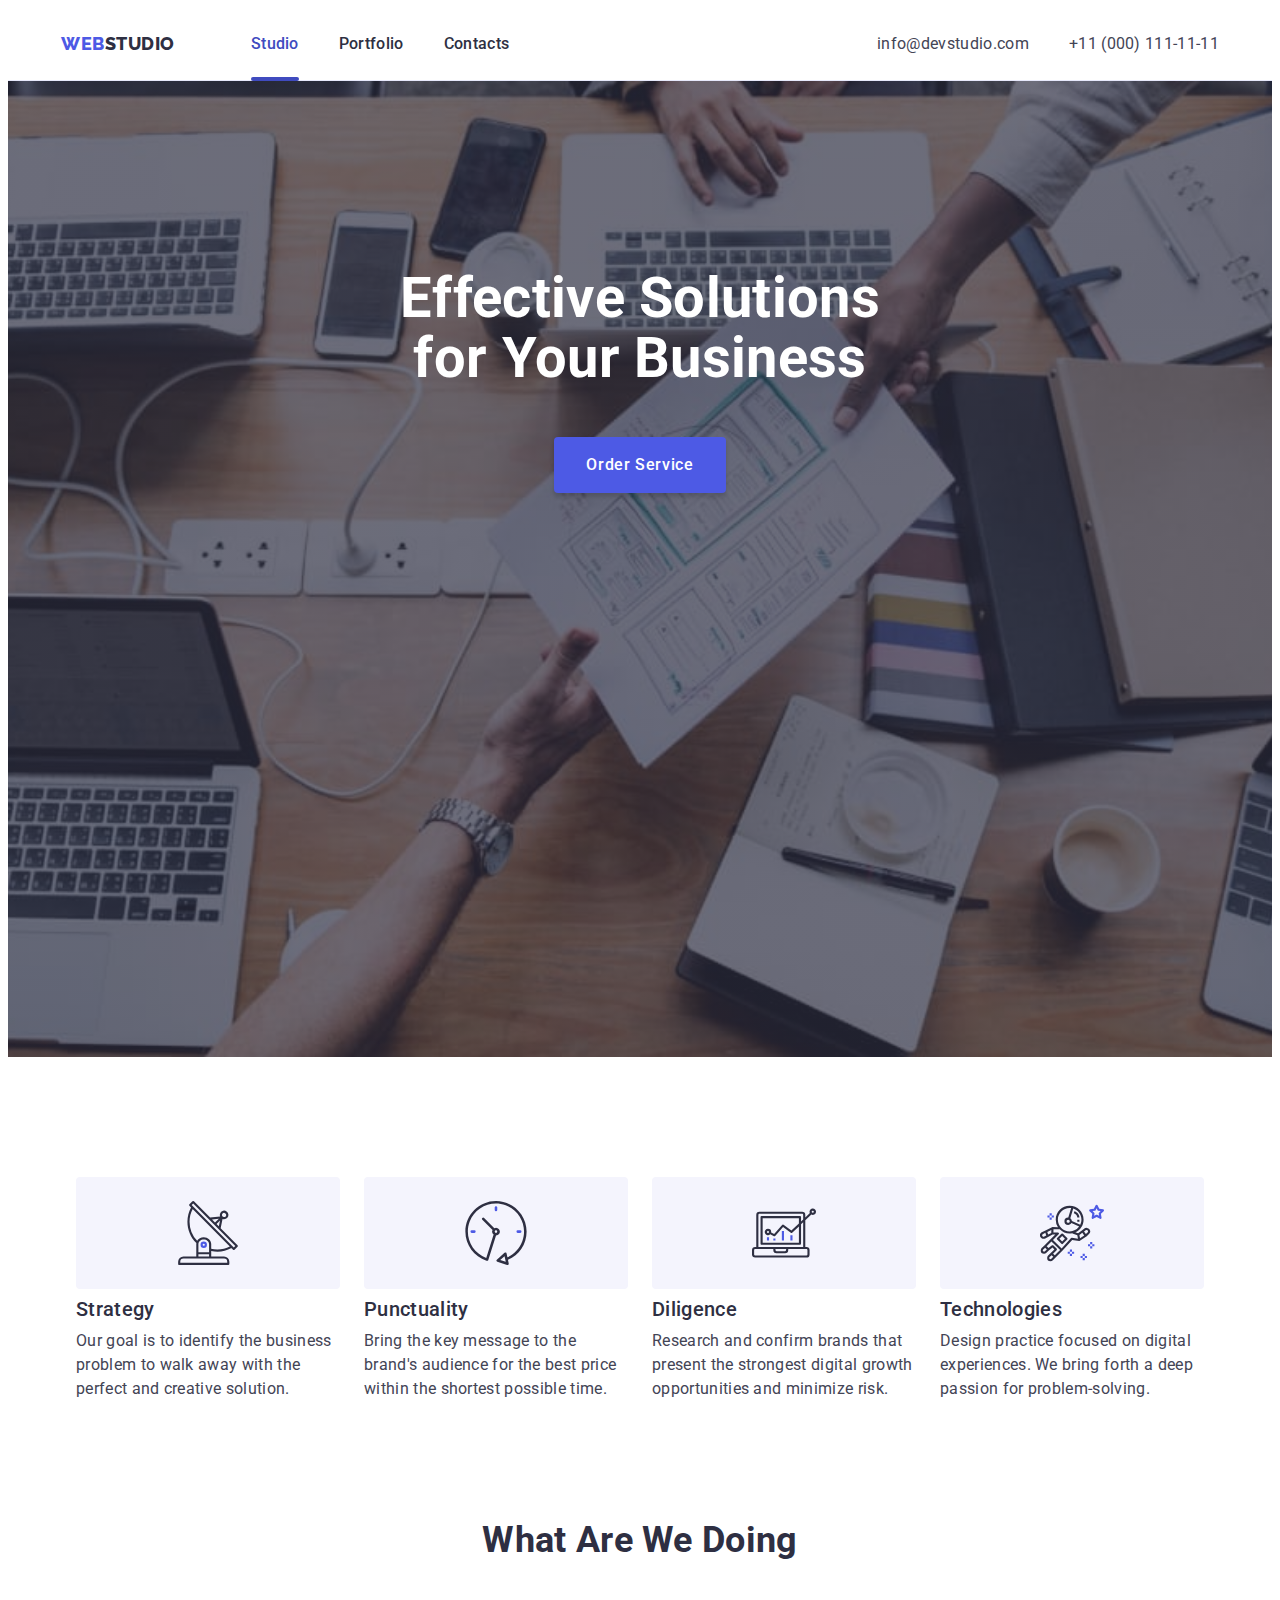
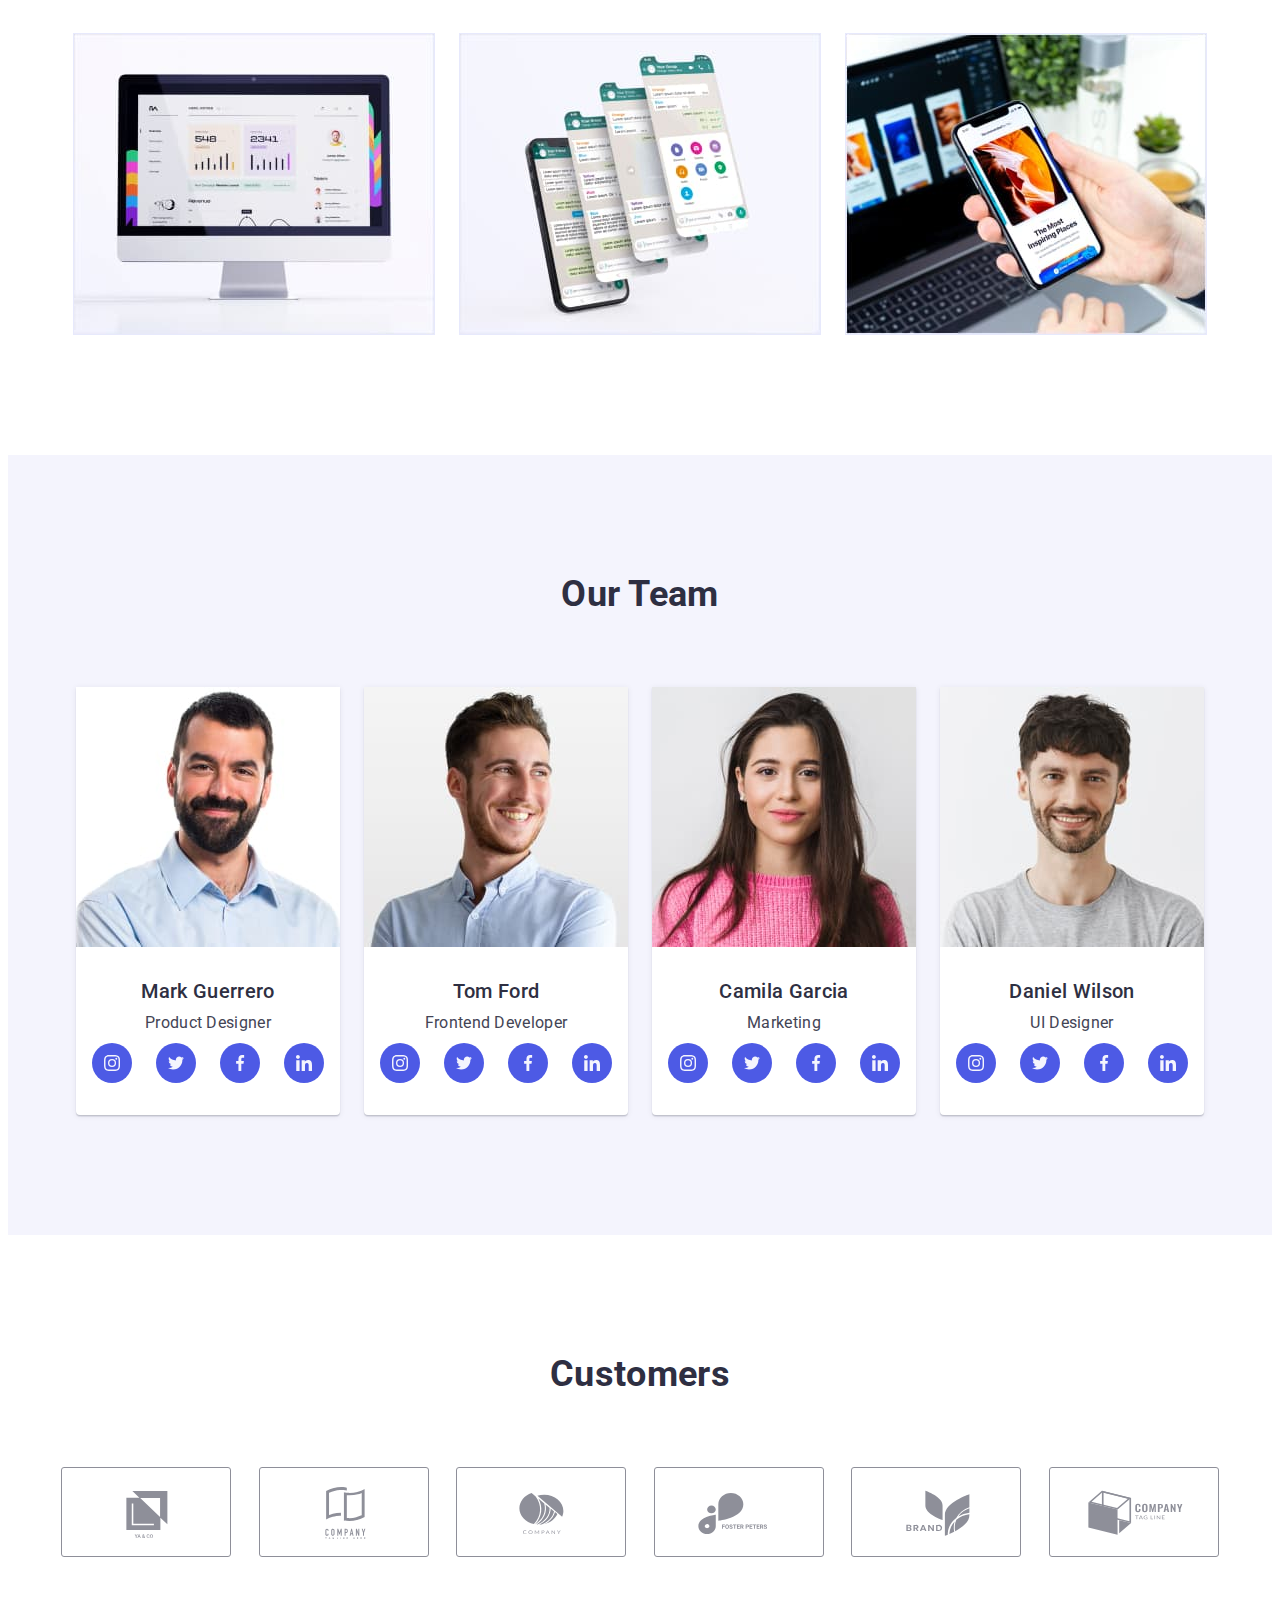
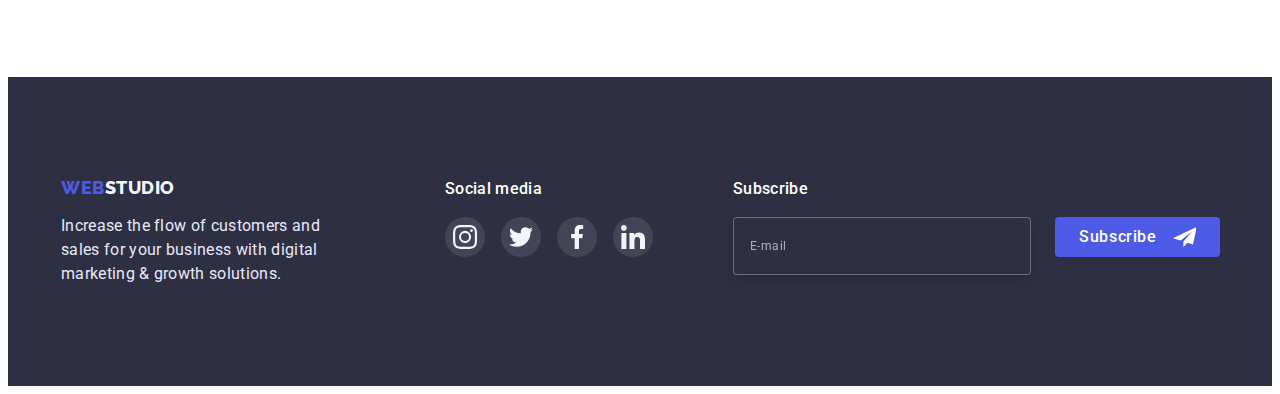
<file: index.html>
<!DOCTYPE html>
<html lang="en">
	<head>
		<meta charset="UTF-8" />
		<meta http-equiv="X-UA-Compatible" content="IE=edge" />
		<meta name="viewport" content="width=device-width, initial-scale=1.0" />

		<title>Studio_Module-6</title>

		<link rel="preconnect" href="https://fonts.googleapis.com" />
		<link rel="preconnect" href="https://fonts.gstatic.com" crossorigin />

		<link
			href="https://fonts.googleapis.com/css2?family=Raleway:wght@800&family=Roboto:wght@400;500;700&display=swap"
			rel="stylesheet"
		/>

		<link
			rel="stylesheet"
			href="https://cdnjs.cloudflare.com/ajax/libs/modern-normalize/1.1.0/modern-normalize.min.css"
			integrity="sha512-wpPYUAdjBVSE4KJnH1VR1HeZfpl1ub8YT/NKx4PuQ5NmX2tKuGu6U/JRp5y+Y8XG2tV+wKQpNHVUX03MfMFn9Q=="
			crossorigin="anonymous"
			referrerpolicy="no-referrer"
		/>

		<link rel="stylesheet" href="./CSS/style.css" />
	</head>

	<body>
		<header class="header-style">
			<div class="section-nav container">
				<nav class="nav-style">
					<a class="logo-style" href="./index.html">
						<span>WEB</span>
						STUDIO
					</a>
					<ul class="menu-list">
						<li class="menu-item">
							<a class="menu-link current" href="./index.html">Studio</a>
						</li>
						<li class="menu-item">
							<a class="menu-link" href="./portfolio.html">Portfolio</a>
						</li>
						<li class="menu-item">
							<a class="menu-link" href="">Contacts</a>
						</li>
					</ul>
				</nav>
				<ul class="contact-list">
					<li class="contact-item">
						<a class="contact-link" href="mailto:info@devstudio.com">info@devstudio.com</a>
					</li>
					<li class="contact-item">
						<a class="contact-link" href="tel:+110001111111">+11 (000) 111-11-11</a>
					</li>
				</ul>
			</div>
		</header>

		<main>
			<section class="hero section">
				<div class="section-hero container">
					<h1 class="hero-title">Effective Solutions for Your Business</h1>
					<button class="order-btn" type="button" data-modal-open>Order Service</button>
				</div>
			</section>

			<section class="principles section">
				<div class="principles-style container">
					<h2 class="visually-hidden">Features</h2>
					<ul class="principles-list">
						<li class="prinsiples-item">
							<div class="prinsiples-box">
								<svg class="prinsiples-icon">
									<use href="./image/sprite.svg#icon-antenna"></use>
								</svg>
							</div>
							<h3 class="principles-head">Strategy</h3>
							<p class="principles-text">
								Our goal is to identify the business problem to walk away with the perfect and creative solution.
							</p>
						</li>
						<li class="prinsiples-item">
							<div class="prinsiples-box">
								<svg class="prinsiples-icon">
									<use href="./image/sprite.svg#icon-clock"></use>
								</svg>
							</div>
							<h3 class="principles-head">Punctuality</h3>
							<p class="principles-text">
								Bring the key message to the brand's audience for the best price within the shortest possible time.
							</p>
						</li>
						<li class="prinsiples-item">
							<div class="prinsiples-box">
								<svg class="prinsiples-icon">
									<use href="./image/sprite.svg#icon-diagram"></use>
								</svg>
							</div>
							<h3 class="principles-head">Diligence</h3>
							<p class="principles-text">
								Research and confirm brands that present the strongest digital growth opportunities and minimize risk.
							</p>
						</li>
						<li class="prinsiples-item">
							<div class="prinsiples-box">
								<svg class="prinsiples-icon">
									<use href="./image/sprite.svg#icon-astronaut"></use>
								</svg>
							</div>
							<h3 class="principles-head">Technologies</h3>
							<p class="principles-text">
								Design practice focused on digital experiences. We bring forth a deep passion for problem-solving.
							</p>
						</li>
					</ul>
				</div>
			</section>

			<section class="product section">
				<div class="product-style container">
					<h2 class="product-title">What are we doing</h2>
					<ul class="product-list">
						<li class="product-item">
							<img class="product-image" src="./image/studio/activity/web.jpg" alt="Web" width="360" />
						</li>
						<li class="product-item">
							<img class="product-image" src="./image/studio/activity/mobile.jpg" alt="Mobile" width="360" />
						</li>
						<li class="product-item">
							<img class="product-image" src="./image/studio/activity/style.jpg" alt="Style" width="360" />
						</li>
					</ul>
				</div>
			</section>

			<section class="employer section">
				<div class="employer-style container">
					<h2 class="employer-title">Our Team</h2>
					<ul class="employer-list">
						<li class="employer-item">
							<img class="employer-image" src="./image/studio/team/mark.jpg" alt="Mark" width="264" />
							<div class="employer-content">
								<h3 class="employer-head">Mark Guerrero</h3>
								<p class="employer-text">Product Designer</p>
								<ul class="media-list">
									<li class="media-item">
										<a class="media-link" href="http://">
											<svg class="media-icon">
												<use href="./image/sprite.svg#icon-instagram"></use>
											</svg>
										</a>
									</li>
									<li class="media-item">
										<a class="media-link" href="http://">
											<svg class="media-icon">
												<use href="./image/sprite.svg#icon-twitter"></use>
											</svg>
										</a>
									</li>
									<li class="media-item">
										<a class="media-link" href="http://">
											<svg class="media-icon">
												<use href="./image/sprite.svg#icon-facebook"></use>
											</svg>
										</a>
									</li>
									<li class="media-item">
										<a class="media-link" href="http://">
											<svg class="media-icon">
												<use href="./image/sprite.svg#icon-linkedin"></use>
											</svg>
										</a>
									</li>
								</ul>
							</div>
						</li>
						<li class="employer-item">
							<img class="employer-image" src="./image/studio/team/tom.jpg" alt="Tom" width="264" />
							<div class="employer-content">
								<h3 class="employer-head">Tom Ford</h3>
								<p class="employer-text">Frontend Developer</p>
								<ul class="media-list">
									<li class="media-item">
										<a class="media-link" href="http://">
											<svg class="media-icon">
												<use href="./image/sprite.svg#icon-instagram"></use>
											</svg>
										</a>
									</li>
									<li class="media-item">
										<a class="media-link" href="http://">
											<svg class="media-icon">
												<use href="./image/sprite.svg#icon-twitter"></use>
											</svg>
										</a>
									</li>
									<li class="media-item">
										<a class="media-link" href="http://">
											<svg class="media-icon">
												<use href="./image/sprite.svg#icon-facebook"></use>
											</svg>
										</a>
									</li>
									<li class="media-item">
										<a class="media-link" href="http://">
											<svg class="media-icon">
												<use href="./image/sprite.svg#icon-linkedin"></use>
											</svg>
										</a>
									</li>
								</ul>
							</div>
						</li>
						<li class="employer-item">
							<img class="employer-image" src="./image/studio/team/camila.jpg" alt="Camila" width="264" />
							<div class="employer-content">
								<h3 class="employer-head">Camila Garcia</h3>
								<p class="employer-text">Marketing</p>
								<ul class="media-list">
									<li class="media-item">
										<a class="media-link" href="http://">
											<svg class="media-icon">
												<use href="./image/sprite.svg#icon-instagram"></use>
											</svg>
										</a>
									</li>
									<li class="media-item">
										<a class="media-link" href="http://">
											<svg class="media-icon">
												<use href="./image/sprite.svg#icon-twitter"></use>
											</svg>
										</a>
									</li>
									<li class="media-item">
										<a class="media-link" href="http://">
											<svg class="media-icon">
												<use href="./image/sprite.svg#icon-facebook"></use>
											</svg>
										</a>
									</li>
									<li class="media-item">
										<a class="media-link" href="http://">
											<svg class="media-icon">
												<use href="./image/sprite.svg#icon-linkedin"></use>
											</svg>
										</a>
									</li>
								</ul>
							</div>
						</li>
						<li class="employer-item">
							<img class="employer-image" src="./image/studio/team/daniel.jpg" alt="Daniel" width="264" />
							<div class="employer-content">
								<h3 class="employer-head">Daniel Wilson</h3>
								<p class="employer-text">UI Designer</p>
								<ul class="media-list">
									<li class="media-item">
										<a class="media-link" href="http://">
											<svg class="media-icon">
												<use href="./image/sprite.svg#icon-instagram"></use>
											</svg>
										</a>
									</li>
									<li class="media-item">
										<a class="media-link" href="http://">
											<svg class="media-icon">
												<use href="./image/sprite.svg#icon-twitter"></use>
											</svg>
										</a>
									</li>
									<li class="media-item">
										<a class="media-link" href="http://">
											<svg class="media-icon">
												<use href="./image/sprite.svg#icon-facebook"></use>
											</svg>
										</a>
									</li>
									<li class="media-item">
										<a class="media-link" href="http://">
											<svg class="media-icon">
												<use href="./image/sprite.svg#icon-linkedin"></use>
											</svg>
										</a>
									</li>
								</ul>
							</div>
						</li>
					</ul>
				</div>
			</section>

			<section class="customer section">
				<div class="customer-style container">
					<h2 class="customer-title">Customers</h2>
					<ul class="customer-list">
						<li class="customer-item">
							<a class="customer-link" href="">
								<svg class="customer-icon">
									<use href="./image/sprite.svg#icon-ya"></use>
								</svg>
							</a>
						</li>
						<li class="customer-item">
							<a class="customer-link" href="">
								<svg class="customer-icon">
									<use href="./image/sprite.svg#icon-here"></use>
								</svg>
							</a>
						</li>
						<li class="customer-item">
							<a class="customer-link" href="">
								<svg class="customer-icon">
									<use href="./image/sprite.svg#icon-company"></use>
								</svg>
							</a>
						</li>
						<li class="customer-item">
							<a class="customer-link" href="">
								<svg class="customer-icon">
									<use href="./image/sprite.svg#icon-foster"></use>
								</svg>
							</a>
						</li>
						<li class="customer-item">
							<a class="customer-link" href="">
								<svg class="customer-icon">
									<use href="./image/sprite.svg#icon-brand"></use>
								</svg>
							</a>
						</li>
						<li class="customer-item">
							<a class="customer-link" href="">
								<svg class="customer-icon">
									<use href="./image/sprite.svg#icon-line"></use>
								</svg>
							</a>
						</li>
					</ul>
				</div>
			</section>
		</main>

		<footer class="footer-style">
			<div class="footer-box container">
				<div class="section-footer">
					<a class="logo-style link-line" href="./index.html">
						<span>WEB</span>
						STUDIO
					</a>
					<p>Increase the flow of customers and sales for your business with digital marketing & growth solutions.</p>
				</div>
				<div class="social">
					<p class="social-header">Social media</p>
					<ul class="media-list">
						<li class="media-item">
							<a class="media-link" href="">
								<svg class="media-icon">
									<use href="./image/sprite.svg#icon-instagram"></use>
								</svg>
							</a>
						</li>
						<li class="media-item">
							<a class="media-link" href="">
								<svg class="media-icon">
									<use href="./image/sprite.svg#icon-twitter"></use>
								</svg>
							</a>
						</li>
						<li class="media-item">
							<a class="media-link" href="">
								<svg class="media-icon">
									<use href="./image/sprite.svg#icon-facebook"></use>
								</svg>
							</a>
						</li>
						<li class="media-item">
							<a class="media-link" href="">
								<svg class="media-icon">
									<use href="./image/sprite.svg#icon-linkedin"></use>
								</svg>
							</a>
						</li>
					</ul>
				</div>
				<div class="subscribe-box">
					<p class="subscribe-header">Subscribe</p>
					<div class="user-subscribe">
						<input name="subscribe-mail" class="subscribe-mail" type="email" placeholder="E-mail" />
						<button type="submit" class="subscribe-btn">Subscribe</button>
					</div>
				</div>
			</div>
		</footer>

		<div class="backdrop is-hidden" data-modal>
			<div class="modal">
				<button class="modal-close" type="button" data-modal-close>
					<svg class="modal-icon">
						<use href="./image/sprite.svg#icon-close"></use>
					</svg>
				</button>

				<p class="modal-title">Leave your contacts and we will call you back</p>

				<form class="modal-form">
					<label class="modal-field">
						<span class="modal-description">Name</span>
						<div class="input-wrap">
							<input name="user-name" class="modal-input" type="text" pattern="^[a-zA-Z]+$" minlength="2" />
							<svg class="input-icon">
								<use href="./image/sprite.svg#icon-man"></use>
							</svg>
						</div>
					</label>

					<label class="modal-field">
						<span class="modal-description">Phone</span>
						<div class="input-wrap">
							<input
								name="user-phone"
								class="modal-input"
								type="tel"
								pattern="[0-9]{3}-[0-9]{3}-[0-9]{2}-[0-9]{2}"
								title="XXX-XXX-XX-XX"
							/>
							<svg class="input-icon">
								<use href="./image/sprite.svg#icon-phone"></use>
							</svg>
						</div>
					</label>

					<label class="modal-field">
						<span class="modal-description">Email</span>
						<div class="input-wrap">
							<input name="user-mail" class="modal-input" type="email" />
							<svg class="input-icon">
								<use href="./image/sprite.svg#icon-email"></use>
							</svg>
						</div>
					</label>

					<label class="modal-field">
						<span class="modal-description">Comment</span>
						<textarea name="user-messege" class="modal-messege" placeholder="Text input"></textarea>
					</label>

					<input name="user-policy" id="policy" class="modal-check visually-hidden" type="checkbox" />
					<label for="policy" class="modal-policy">
						I accept the terms and conditions of the&nbsp;
						<a class="modal-policy-link" href="">Privacy Policy</a>
					</label>

					<button type="submit" class="modal-submit">Send</button>
				</form>
			</div>
		</div>

		<script src="./js/modal.js"></script>
	</body>
</html>
</file>
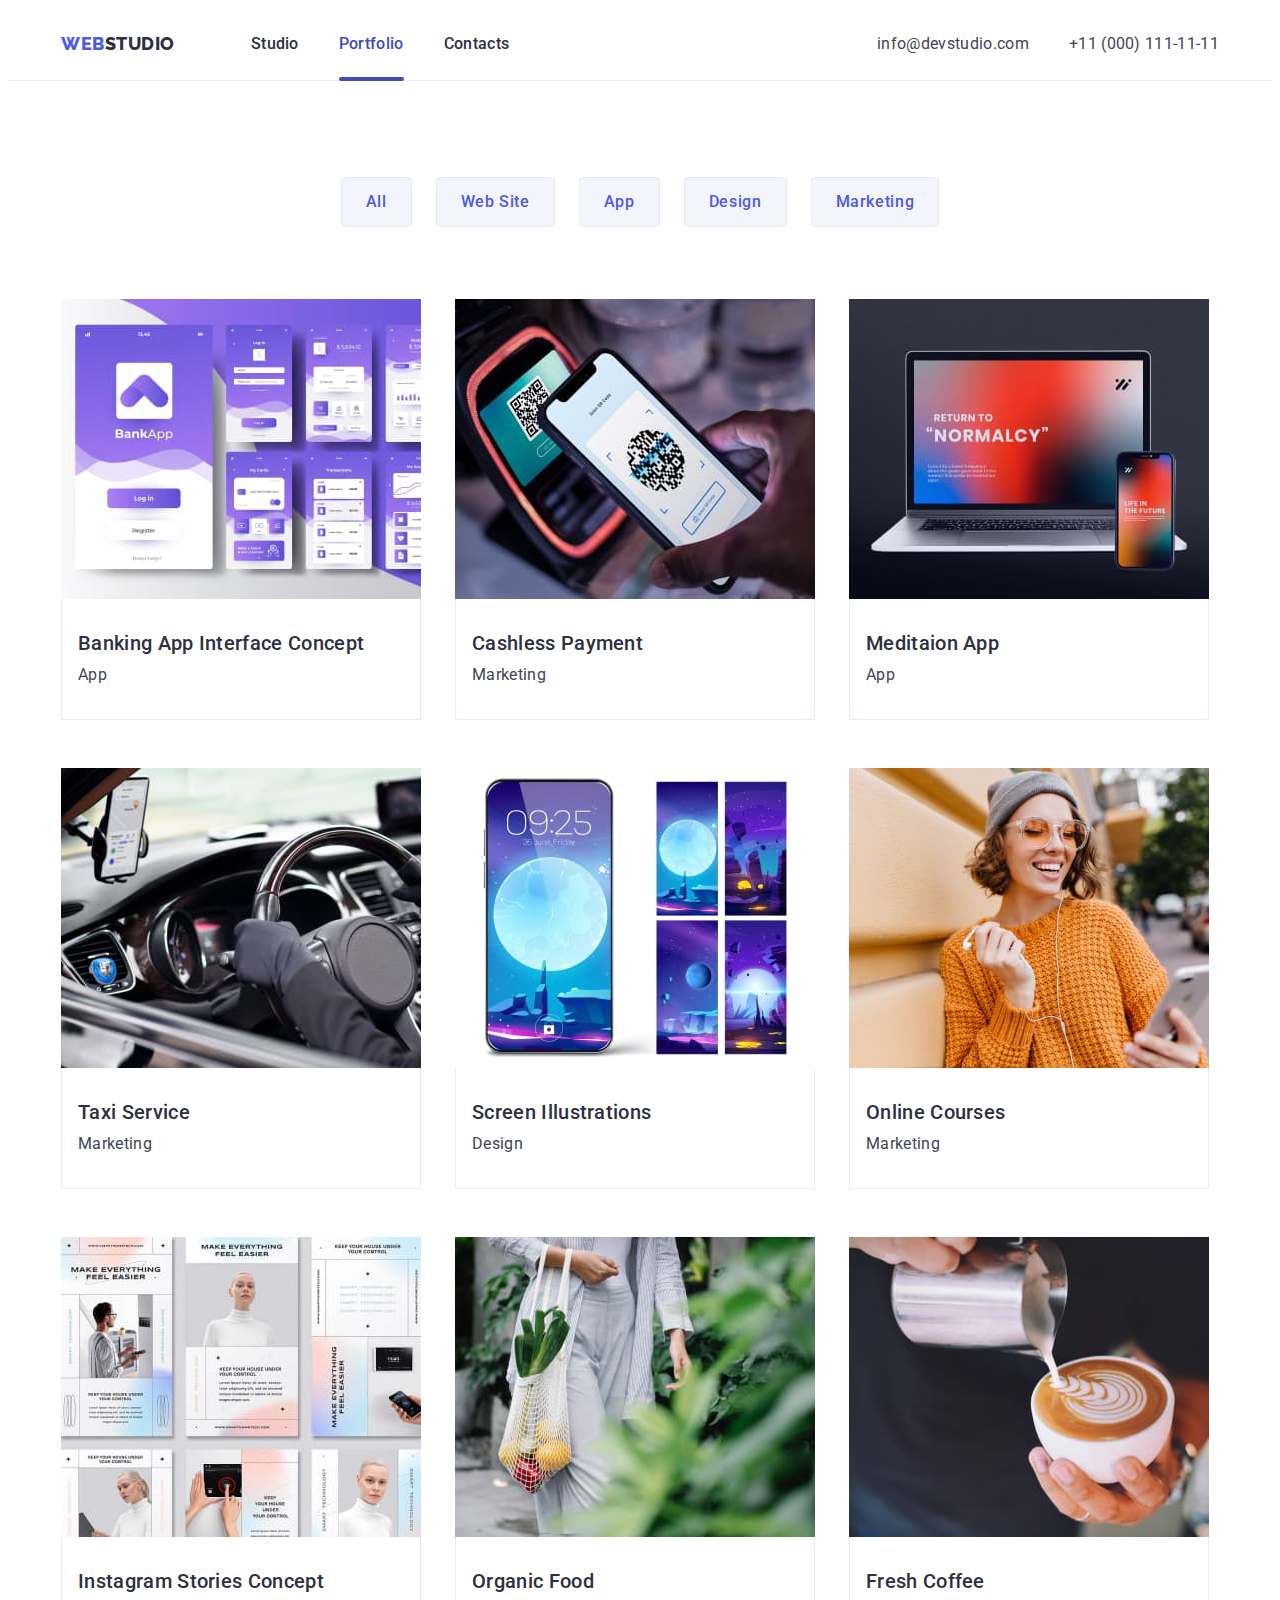
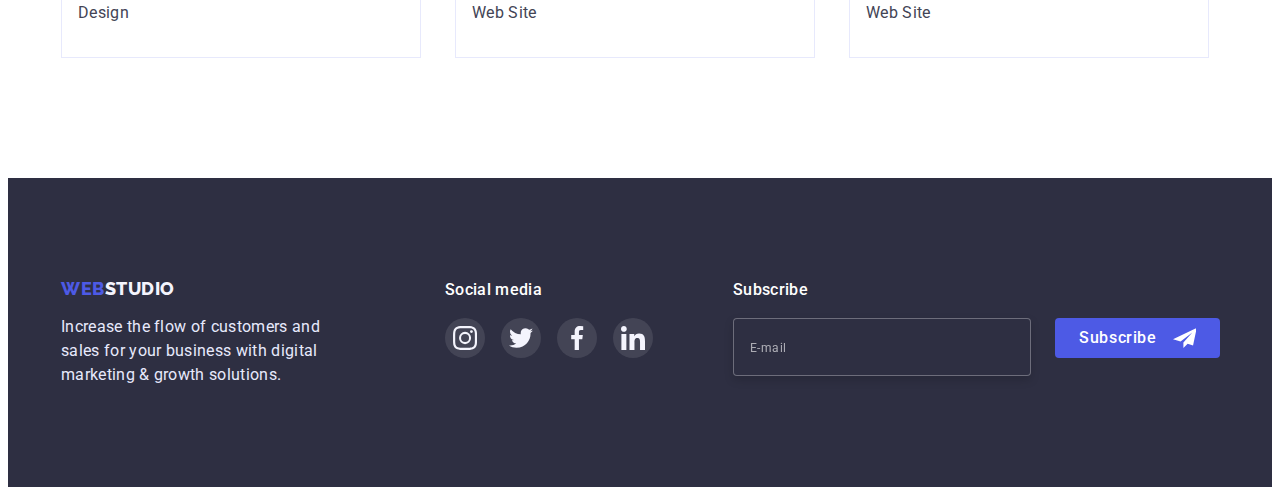
<file: portfolio.html>
<!DOCTYPE html>
<html lang="en">
	<head>
		<meta charset="UTF-8" />
		<meta http-equiv="X-UA-Compatible" content="IE=edge" />
		<meta name="viewport" content="width=device-width, initial-scale=1.0" />

		<title>Portfolio_Module-6</title>

		<link rel="preconnect" href="https://fonts.googleapis.com" />
		<link rel="preconnect" href="https://fonts.gstatic.com" crossorigin />

		<link
			href="https://fonts.googleapis.com/css2?family=Raleway:wght@800&family=Roboto:wght@400;500;700&display=swap"
			rel="stylesheet"
		/>

		<link
			rel="stylesheet"
			href="https://cdnjs.cloudflare.com/ajax/libs/modern-normalize/1.1.0/modern-normalize.min.css"
			integrity="sha512-wpPYUAdjBVSE4KJnH1VR1HeZfpl1ub8YT/NKx4PuQ5NmX2tKuGu6U/JRp5y+Y8XG2tV+wKQpNHVUX03MfMFn9Q=="
			crossorigin="anonymous"
			referrerpolicy="no-referrer"
		/>

		<link rel="stylesheet" href="./CSS/style.css" />
	</head>

	<body>
		<header class="header-style">
			<div class="section-nav container">
				<nav class="nav-style">
					<a class="logo-style" href="./portfolio.html">
						<span>WEB</span>
						STUDIO
					</a>
					<ul class="menu-list">
						<li class="menu-item">
							<a class="menu-link" href="./index.html">Studio</a>
						</li>
						<li class="menu-item">
							<a class="menu-link current" href="./portfolio.html">Portfolio</a>
						</li>
						<li class="menu-item">
							<a class="menu-link" href="">Contacts</a>
						</li>
					</ul>
				</nav>
				<ul class="contact-list">
					<li class="contact-item">
						<a class="contact-link" href="mailto:info@devstudio.com">info@devstudio.com</a>
					</li>
					<li class="contact-item">
						<a class="contact-link" href="tel:+110001111111">+11 (000) 111-11-11</a>
					</li>
				</ul>
			</div>
		</header>

		<main>
			<section class="projects section">
				<div class="projects-style container">
					<h1 class="visually-hidden">Projects</h1>
					<ul class="filter-list">
						<li class="filter-item">
							<button class="filter-btn" type="button">All</button>
						</li>

						<li class="filter-item">
							<button class="filter-btn" type="button">Web Site</button>
						</li>

						<li class="filter-item">
							<button class="filter-btn" type="button">App</button>
						</li>

						<li class="filter-item">
							<button class="filter-btn" type="button">Design</button>
						</li>

						<li class="filter-item">
							<button class="filter-btn" type="button">Marketing</button>
						</li>
					</ul>

					<ul class="project-list">
						<li class="project-item">
							<a class="project-link" href="">
								<div class="project-box">
									<img class="preject-image" src="./image/portfolio/banking.jpg" alt="Tehno" width="360" />
									<p class="project-overlay">
										14 Stylish and User-Friendly App Design Concepts · Task Manager App · Calorie Tracker App · Exotic
										Fruit Ecommerce App · Cloud Storage App
									</p>
								</div>
								<div class="project-content">
									<h3 class="project-title">Banking App Interface Concept</h3>
									<p class="project-name">App</p>
								</div>
							</a>
						</li>
						<li class="project-item">
							<a class="project-link" href="">
								<div class="project-box">
									<img class="preject-image" src="./image/portfolio/payment.jpg" alt="Poster" width="360" />
									<p class="project-overlay">
										14 Stylish and User-Friendly App Design Concepts · Task Manager App · Calorie Tracker App · Exotic
										Fruit Ecommerce App · Cloud Storage App
									</p>
								</div>
								<div class="project-content">
									<h3 class="project-title">Cashless Payment</h3>
									<p class="project-name">Marketing</p>
								</div>
							</a>
						</li>
						<li class="project-item">
							<a class="project-link" href="">
								<div class="project-box">
									<img class="preject-image" src="./image/portfolio/meditation.jpg" alt="Seafood" width="360" />
									<p class="project-overlay">
										14 Stylish and User-Friendly App Design Concepts · Task Manager App · Calorie Tracker App · Exotic
										Fruit Ecommerce App · Cloud Storage App
									</p>
								</div>
								<div class="project-content">
									<h3 class="project-title">Meditaion App</h3>
									<p class="project-name">App</p>
								</div>
							</a>
						</li>

						<li class="project-item">
							<a class="project-link" href="">
								<div class="project-box">
									<img class="preject-image" src="./image/portfolio/taxi.jpg" alt="Prime" width="360" />
									<p class="project-overlay">
										14 Stylish and User-Friendly App Design Concepts · Task Manager App · Calorie Tracker App · Exotic
										Fruit Ecommerce App · Cloud Storage App
									</p>
								</div>
								<div class="project-content">
									<h3 class="project-title">Taxi Service</h3>
									<p class="project-name">Marketing</p>
								</div>
							</a>
						</li>
						<li class="project-item">
							<a class="project-link" href="">
								<div class="project-box">
									<img class="preject-image" src="./image/portfolio/illustration.jpg" alt="Boxes" width="360" />
									<p class="project-overlay">
										14 Stylish and User-Friendly App Design Concepts · Task Manager App · Calorie Tracker App · Exotic
										Fruit Ecommerce App · Cloud Storage App
									</p>
								</div>
								<div class="project-content">
									<h3 class="project-title">Screen Illustrations</h3>
									<p class="project-name">Design</p>
								</div>
							</a>
						</li>
						<li class="project-item">
							<a class="project-link" href="">
								<div class="project-box">
									<img class="preject-image" src="./image/portfolio/courses.jpg" alt="Borders" width="360" />
									<p class="project-overlay">
										14 Stylish and User-Friendly App Design Concepts · Task Manager App · Calorie Tracker App · Exotic
										Fruit Ecommerce App · Cloud Storage App
									</p>
								</div>
								<div class="project-content">
									<h3 class="project-title">Online Courses</h3>
									<p class="project-name">Marketing</p>
								</div>
							</a>
						</li>

						<li class="project-item">
							<a class="project-link" href="">
								<div class="project-box">
									<img class="preject-image" src="./image/portfolio/instagram.jpg" alt="Edition" width="360" />
									<p class="project-overlay">
										14 Stylish and User-Friendly App Design Concepts · Task Manager App · Calorie Tracker App · Exotic
										Fruit Ecommerce App · Cloud Storage App
									</p>
								</div>
								<div class="project-content">
									<h3 class="project-title">Instagram Stories Concept</h3>
									<p class="project-name">Design</p>
								</div>
							</a>
						</li>
						<li class="project-item">
							<a class="project-link" href="">
								<div class="project-box">
									<img class="preject-image" src="./image/portfolio/food.jpg" alt="Lab" width="360" />
									<p class="project-overlay">
										14 Stylish and User-Friendly App Design Concepts · Task Manager App · Calorie Tracker App · Exotic
										Fruit Ecommerce App · Cloud Storage App
									</p>
								</div>
								<div class="project-content">
									<h3 class="project-title">Organic Food</h3>
									<p class="project-name">Web Site</p>
								</div>
							</a>
						</li>
						<li class="project-item">
							<a class="project-link" href="">
								<div class="project-box">
									<img class="preject-image" src="./image/portfolio/coffe.jpg" alt="Business" width="360" />
									<p class="project-overlay">
										14 Stylish and User-Friendly App Design Concepts · Task Manager App · Calorie Tracker App · Exotic
										Fruit Ecommerce App · Cloud Storage App
									</p>
								</div>
								<div class="project-content">
									<h3 class="project-title">Fresh Coffee</h3>
									<p class="project-name">Web Site</p>
								</div>
							</a>
						</li>
					</ul>
				</div>
			</section>
		</main>

		<footer class="footer-style">
			<div class="footer-box container">
				<div class="section-footer">
					<a class="logo-style link-line" href="./portfolio.html">
						<span>WEB</span>
						STUDIO
					</a>
					<p>Increase the flow of customers and sales for your business with digital marketing & growth solutions.</p>
				</div>
				<div class="social">
					<p class="social-head">Social media</p>
					<ul class="media-list">
						<li class="media-item">
							<a class="media-link" href="">
								<svg class="media-icon">
									<use href="./image/sprite.svg#icon-instagram"></use>
								</svg>
							</a>
						</li>
						<li class="media-item">
							<a class="media-link" href="">
								<svg class="media-icon">
									<use href="./image/sprite.svg#icon-twitter"></use>
								</svg>
							</a>
						</li>
						<li class="media-item">
							<a class="media-link" href="">
								<svg class="media-icon">
									<use href="./image/sprite.svg#icon-facebook"></use>
								</svg>
							</a>
						</li>
						<li class="media-item">
							<a class="media-link" href="">
								<svg class="media-icon">
									<use href="./image/sprite.svg#icon-linkedin"></use>
								</svg>
							</a>
						</li>
					</ul>
				</div>
				<div class="subscribe-box">
					<p class="subscribe-header">Subscribe</p>
					<div class="user-subscribe">
						<input name="subscribe-mail" class="subscribe-mail" type="email" placeholder="E-mail" />
						<button type="submit" class="subscribe-btn">Subscribe</button>
					</div>
				</div>
			</div>
		</footer>
	</body>
</html>
</file>
<file: CSS/style.css>
/* General */

:root {
	--bglatter-color: #2e2f42;
	--smlatter-color: #434455;
	--active-color: #404bbf;

	--ico-color: #8e8f99;
	--ico-bgrd-spec: #31d0aa;
	--ltdecor-color: #e7e9fc;
	--decor-color: #4d5ae5;
	--lightfon-color: #f4f4fd;
	--background-color: #ffffff;
	--timing-fc: cubic-bezier(0.4, 0, 0.2, 1);
}

h1,
h2,
h3,
h4,
h5,
h6,
p {
	margin: 0;
}

img {
	display: block;
	max-width: 100%;
	height: auto;
}

button {
	display: block;
	cursor: pointer;
	border: none;
	border-radius: 4px;
}

address {
	font-style: normal;
}

ul,
ol {
	list-style: none;
	padding-left: 0;
	margin: 0;
}

a {
	text-decoration: none;
	color: inherit;
}

.container {
	width: 1158px;
	padding: 0 15px;
	margin: 0 auto;
}

.section {
	padding: 120px 0;
}

.visually-hidden {
	position: absolute;
	width: 1px;
	height: 1px;
	margin: -1px;
	border: 0;
	padding: 0;

	white-space: nowrap;
	clip-path: inset(100%);
	clip: rect(0 0 0 0);
	overflow: hidden;
}

body {
	font-family: "Roboto", sans-serif;
	font-style: normal;
	font-size: 16px;
	letter-spacing: 0.02em;

	color: var(--smlatter-color);

	background-color: var(--background-color);
}

.hero {
	background-color: var(--bglatter-color);
}

.footer-style {
	background-color: var(--bglatter-color);
	padding: 100px 0;
}

.employer {
	background-color: var(--lightfon-color);
}

/* Header */

.header-style {
	border-bottom: 1px solid var(--ltdecor-color);
}

.section-nav {
	padding: 24px 15px;

	display: flex;
	justify-content: space-between;
}

.nav-style {
	display: flex;
}

.logo-style {
	display: flex;
	margin-right: 76px;

	font-family: "Raleway", sans-serif;
	font-weight: 800;
	font-size: 18px;
	line-height: 1.33;

	letter-spacing: 0.03em;

	color: var(--bglatter-color);
	transition: color 250ms var(--timing-fc);
}

.logo-style > span {
	color: var(--decor-color);
}

.logo-style > span:hover {
	color: inherit;
}

/* Header */
/* Navigation */
.menu-list {
	display: flex;
}

.menu-item {
	position: relative;

	margin-right: 40px;
}

.menu-item:last-child {
	margin-right: 0;
}

.menu-link {
	font-weight: 500;
	line-height: 1.5;

	color: var(--bglatter-color);
	transition: color 250ms var(--timing-fc);
}

.current {
	color: var(--active-color);
}

.menu-item .current::after {
	content: "";

	position: absolute;
	left: 0;
	bottom: -25px;

	display: block;
	width: 100%;
	height: 4px;
	background-color: var(--active-color);
	border-radius: 2px;

	opacity: 1;
}

.menu-link::after {
	content: "";

	position: absolute;
	left: 0;
	bottom: -25px;

	display: block;
	width: 100%;
	height: 4px;
	background-color: var(--active-color);
	border-radius: 2px;

	opacity: 0;
	transition: opacity 250ms var(--timing-fc);
}

.menu-link:hover::after {
	opacity: 1;
}

/* Header */
/* Contacts */

.contact-list {
	display: flex;
}

.contact-item {
	margin-right: 40px;
}

.contact-item:last-child {
	margin-right: 0;
}

.contact-link {
	line-height: 1.5;

	color: var(--smlatter-color);
	transition: color 250ms var(--timing-fc);
}

.logo-style:hover,
.menu-link:hover,
.contact-link:hover,
.logo-style:focus,
.menu-link:focus,
.contact-link:focus {
	color: var(--active-color);
}

/* Footer */
/* Address */

.footer-box {
	display: flex;
}

.section-footer {
	display: inline-block;
	margin-right: 120px;
}

.section-footer .logo-style {
	color: var(--lightfon-color);
	line-height: 1.17;
}

.section-footer > p {
	width: 264px;
	margin-top: 16px;

	font-weight: 400;
	line-height: 1.5;

	color: var(--ltdecor-color);
}

.footer-style .logo-style:hover,
.footer-style .logo-style:focus {
	color: var(--active-color);
}

.social {
	display: inline-block;
	margin-right: 80px;
}

.social > p {
	font-weight: 500;
	font-size: 16px;
	line-height: 1.5;

	color: var(--background-color);
}

.social > .media-list {
	margin-top: 16px;
	gap: 16px;
}

.social > .media-list > li > a {
	background-color: rgba(255, 255, 255, 0.1);
	transition: background-color 250ms var(--timing-fc);
}

.social > .media-list > li > a > .media-icon {
	width: 24px;
	height: 24px;
}

.social > .media-list > li > a:is(:hover, :focus) {
	background-color: var(--ico-bgrd-spec);
}

.subscribe-box {
	display: flex;
	flex-direction: column;
}

.subscribe-header {
	margin-bottom: 16px;

	font-weight: 500;
	line-height: 1.5;
	color: var(--background-color);
}

.user-subscribe {
	display: flex;
}

.subscribe-mail {
	width: 264px;
	height: 40px;
	margin-right: 24px;

	padding: 8px 16px;

	outline: none;
	border: 1px solid rgba(255, 255, 255, 0.3);
	filter: drop-shadow(0px 4px 4px rgba(0, 0, 0, 0.15));
	border-radius: 4px;
	background-color: var(--bglatter-color);
	color: var(--background-color);
}

.subscribe-mail::placeholder {
	font-family: "Roboto";
	font-style: normal;
	font-weight: 400;
	font-size: 12px;
	line-height: 2;

	letter-spacing: 0.04em;

	color: rgba(255, 255, 255, 0.6);
}

.subscribe-btn {
	display: inline-flex;

	width: 165px;
	height: 40px;

	padding: 8px 24px;
	background: var(--decor-color);
	border-radius: 4px;
	transition: background-color 250ms var(--timing-fc);

	font-family: "Roboto";
	font-style: normal;
	font-weight: 500;
	font-size: 16px;
	line-height: 1.5;
	letter-spacing: 0.04em;
	color: var(--background-color);
}

.subscribe-btn::after {
	content: "";
	display: inline-block;

	width: 24px;
	height: 24px;
	margin-left: 16px;

	background-repeat: no-repeat;
	background-position: left;
	background-image: url(../image/studio/plane.svg);
}

.subscribe-btn:hover,
.subscribe-btn:focus {
	background-color: var(--active-color);
}

/* Studio */
/* Hero */

.hero {
	padding: 188px 0;

	max-width: 1440px;
	height: 600px;
	margin: 0 auto;
	background-image: linear-gradient(to right, rgba(46, 47, 66, 0.7), rgba(46, 47, 66, 0.7)),
		url(../image/studio/hero-bgrd.jpg);
	background-repeat: no-repeat;
	background-size: cover;
	background-position: center;
}

.section-hero {
	display: flex;
	flex-direction: column;
	align-items: center;
}

.hero-title {
	margin-bottom: 48px;
	width: 496px;

	font-weight: 700;
	font-size: 56px;
	line-height: 1.07;
	text-align: center;

	color: #ffffff;
}

.order-btn {
	font-family: "Roboto";
	font-style: normal;
	font-weight: 500;
	font-size: 16px;
	line-height: 1.5;
	letter-spacing: 0.04em;

	color: #ffffff;

	cursor: pointer;

	padding: 16px 32px;
	gap: 10px;

	min-width: 169px;
	height: 56px;

	background-color: var(--decor-color);
	box-shadow: 0px 4px 4px rgba(0, 0, 0, 0.15);
	border-radius: 4px;

	transition: background-color 250ms var(--timing-fc);
}

.order-btn:hover,
.order-btn:focus {
	background-color: var(--active-color);
}

/* Studio */
/* Principles */

.principles-list {
	display: flex;
	justify-content: center;
}

.prinsiples-item {
	display: flex;
	flex-direction: column;
	width: 264px;
	margin-right: 24px;
}

.prinsiples-box {
	display: flex;
	justify-content: center;
	align-items: center;
	height: 112px;
	margin-bottom: 8px;

	background: var(--lightfon-color);
	border-radius: 4px;
}

.prinsiples-icon {
	display: flex;
	width: 64px;
	height: 64px;
}

.prinsiples-item:last-child {
	margin-right: 0px;
}

.principles-head,
.employer-head {
	margin-bottom: 8px;

	font-weight: 500;
	font-size: 20px;
	line-height: 1.2;

	color: var(--bglatter-color);
}

.principles-text,
.employer-text {
	line-height: 1.5;
}

/* Studio */
/* Product */

.product {
	padding: 0 0 120px 0;
}

.product-list {
	display: flex;
	justify-content: center;
}

.product-item {
	margin-right: 24px;
}

.product-item:last-child {
	margin-right: 0px;
}

.product-title,
.employer-title,
.customer-title {
	margin-bottom: 72px;

	font-weight: 700;
	font-size: 36px;
	line-height: 1.11;

	text-align: center;
	text-transform: capitalize;

	color: var(--bglatter-color);
}

.product-image {
	background: linear-gradient (0deg, rgba(77, 90, 229, 0.1), rgba(77, 90, 229, 0.1));
	background-blend-mode: soft-light, normal;

	border: 1px solid #e7e9fc;
}

/* Studio */
/* Employer */

.employer-list {
	display: flex;
	justify-content: center;
}

.employer-item {
	margin-right: 24px;

	background: #ffffff;
	box-shadow: 0px 1px 6px rgba(46, 47, 66, 0.08), 0px 1px 1px rgba(46, 47, 66, 0.16), 0px 2px 1px rgba(46, 47, 66, 0.08);
	border-radius: 0px 0px 4px 4px;

	text-align: center;
}

.employer-item:last-child {
	margin-right: 0px;
}

.employer-content {
	padding: 32px 16px;
}

.media-list {
	display: flex;
	gap: 24px;
	margin-top: 8px;
}

.media-link {
	display: flex;
	justify-content: center;
	align-items: center;

	width: 40px;
	height: 40px;
	border-radius: 50%;
	background-color: var(--decor-color);

	transition: background-color 250ms var(--timing-fc);
}

.media-icon {
	display: flex;
	width: 16px;
	height: 16px;
	color: currentColor;
}

.media-link:hover,
.media-link:focus {
	background-color: var(--active-color);
}

/* Studio */
/* Customers */

.customer-list {
	display: flex;
	justify-content: space-between;
}

.customer-link {
	display: flex;
	justify-content: center;
	align-items: center;
	width: 168px;
	height: 88px;

	color: var(--ico-color);
	border: 1px solid currentColor;
	border-radius: 3px;

	transition: color 250ms var(--timing-fc);
}

.customer-icon {
	width: 104px;
	height: 56px;
	fill: currentColor;
}

.customer-link:is(:hover, :focus) {
	color: var(--active-color);
}

/* Portfolio */
/* Filter */

.projects {
	padding: 96px 0 120px 0;
}

.filter-list {
	display: flex;
	justify-content: center;
	margin-bottom: 72px;
}

.filter-item {
	margin-right: 24px;
}

.filter-item:last-child {
	margin-right: 0px;
}

.filter-btn {
	font-family: "Roboto";
	font-style: normal;
	font-weight: 500;
	font-size: 16px;
	line-height: 1.5;

	text-align: center;
	letter-spacing: 0.04em;

	color: var(--decor-color);

	cursor: pointer;

	padding: 12px 24px;

	background: var(--lightfon-color);
	border: 1px solid var(--ltdecor-color);
	border-radius: 4px;

	transition: background-color 250ms var(--timing-fc), color 250ms var(--timing-fc), box-shadow 250ms var(--timing-fc);
}

.filter-btn:hover,
.filter-btn:focus {
	color: #ffffff;

	background: var(--active-color);
	box-shadow: 0px 3px 1px rgba(0, 0, 0, 0.1), 0px 2px 1px rgba(0, 0, 0, 0.08), 0px 2px 2px rgba(0, 0, 0, 0.12);
}

.filter-btn:visited {
	background-color: var(--bglatter-color);
}

/* Portfolio */
/* Project */

.project-list {
	display: flex;
	flex-wrap: wrap;
}

.project-item {
	display: inline-block;
	width: calc((100% - 48px) / 3);
	margin-right: 24px;
	margin-bottom: 48px;
}

.project-item:nth-child(3n) {
	margin-right: 0px;
}

.project-item:nth-last-child(-n + 3) {
	margin-bottom: 0px;
}

.project-link {
	display: inline-block;

	transition: box-shadow 250ms var(--timing-fc);
}

.project-content {
	padding: 32px 16px;
	border: 1px solid var(--ltdecor-color);
	border-top: 0;
	text-align: left;
}

.project-title {
	font-weight: 500;
	font-size: 20px;
	line-height: 1.2;

	color: var(--bglatter-color);

	margin-bottom: 8px;
}

.project-name {
	font-weight: 400;
	font-size: 16px;
	line-height: 1.5;
}

.project-box {
	position: relative;
	overflow: hidden;
}

.project-overlay {
	position: absolute;
	top: 0%;
	left: 0%;
	width: 100%;
	height: 100%;
	overflow: auto;
	transform: translate(0, 100%);
	transition: transform 250ms var(--timing-fc);

	padding: 40px 32px;
	font-weight: 400px;

	color: var(--lightfon-color);
	background-color: var(--decor-color);
}

.project-link:hover .project-overlay,
.project-link:focus .project-overlay {
	transform: translate(0, 0);
}

.project-link:hover,
.project-link:focus {
	box-shadow: 0px 1px 6px rgba(46, 47, 66, 0.08), 0px 1px 1px rgba(46, 47, 66, 0.16), 0px 2px 1px rgba(46, 47, 66, 0.08);
}

/* BackDdrop */

.backdrop {
	position: fixed;
	left: 0;
	top: 0;

	width: 100%;
	height: 100%;
	background-color: rgba(46, 47, 66, 0.4);

	opacity: 1;
	transition: opacity 250ms var(--timing-fc);
}

.backdrop.is-hidden {
	opacity: 0;
	pointer-events: none;
}

.modal {
	position: absolute;
	top: 50%;
	left: 50%;
	transform: translate(-50%, -50%);

	width: 408px;
	height: 576px;
	padding: 24px 24px;
	background-color: #fcfcfc;
	box-shadow: 0px 1px 1px rgba(0, 0, 0, 0.14), 0px 1px 3px rgba(0, 0, 0, 0.12), 0px 2px 1px rgba(0, 0, 0, 0.2);
	border-radius: 4px;

	transition: background-color 250ms var(--timing-fc), box-shadow 250ms var(--timing-fc);
}

.modal-close {
	position: absolute;
	top: 24px;
	right: 24px;

	width: 24px;
	height: 24px;
	border-radius: 50%;
	color: #000;
	border: 1px solid rgba(0, 0, 0, 0.1);
	background-color: var(--ltdecor-color);

	transition: background-color 250ms var(--timing-fc), color 250ms var(--timing-fc);
}

.modal-icon {
	position: absolute;
	top: 50%;
	left: 50%;
	transform: translate(-50%, -50%);

	width: 8px;
	height: 8px;
	fill: currentColor;
}

.modal-close:hover,
.modal-close:focus {
	color: var(--background-color);
	background-color: var(--active-color);
}

.modal-title {
	display: block;
	margin-top: 48px;
	text-align: center;

	font-weight: 500;
	line-height: 1.5;

	color: var(--bglatter-color);
}

.modal-form {
	display: flex;
	flex-direction: column;
	margin-top: 16px;
}

.modal-field {
	margin-bottom: 8px;
}

.modal-description {
	display: block;
	margin-bottom: 4px;

	font-size: 12px;
	line-height: 1.17;
	letter-spacing: 0.01em;

	color: var(--ico-color);
}

.input-wrap {
	position: relative;
}

.modal-input {
	width: 100%;
	height: 40px;

	padding-left: 38px;

	outline: none;
	border: 1px solid var(--ico-color);
	transition: border-color 250ms var(--timing-fc);
	border-radius: 4px;

	color: #000;
}

.input-icon {
	position: absolute;
	top: 50%;
	left: 16px;
	transform: translate(0, -50%);

	width: 18px;
	height: 24px;
	color: var(--bglatter-color);
	transition: color 250ms var(--timing-fc);
}

.modal-input:focus {
	border-color: var(--active-color);
}

.modal-input:focus + .input-icon {
	fill: var(--active-color);
}

.modal-messege {
	resize: none;
	width: 100%;
	height: 120px;

	padding: 8px 16px;
	outline: none;
	border: 1px solid var(--ico-color);
	transition: border-color 250ms var(--timing-fc);
	border-radius: 4px;

	font-family: "Roboto";
	font-style: normal;
	font-weight: 400;
	font-size: 12px;
	line-height: 1.33;

	letter-spacing: 0.04em;
	color: #000;
}

.modal-messege:focus {
	border-color: var(--active-color);
}

.modal-policy {
	display: flex;
	justify-content: center;
	align-items: center;

	margin-bottom: 24px;

	font-weight: 400;
	font-size: 12px;
	line-height: 1.33;

	letter-spacing: 0.04em;

	transition: background-color 250ms var(--timing-fc), background-image 250ms var(--timing-fc),
		border 250ms var(--timing-fc);
}

.modal-policy::before {
	display: block;
	content: "";
	width: 16px;
	height: 16px;
	margin-right: 8px;

	border: 1.25px solid var(--bglatter-color);
	border-radius: 2px;
	cursor: pointer;
}

.modal-check:checked + .modal-policy::before {
	background-image: url(../image/check.svg);
	background-color: var(--active-color);
	background-position: center;
	background-repeat: no-repeat;

	border-color: var(--active-color);
}

.modal-check:focus + .modal-policy::before {
	outline: 2px solid var(--active-color);
}

.modal-policy-link {
	transition: color 250ms var(--timing-fc), text-decoration 250ms var(--timing-fc);
}

.modal-policy-link:hover {
	color: var(--active-color);
	text-decoration: underline;
}

.modal-submit {
	align-self: center;
	padding: 16px 32px;

	width: 169px;
	height: 56px;

	background: var(--decor-color);
	box-shadow: 0px 4px 4px rgba(0, 0, 0, 0.15);
	border-radius: 4px;

	font-family: "Roboto";
	font-style: normal;
	font-weight: 500;
	font-size: 16px;
	line-height: 1.5;
	letter-spacing: 0.04em;
	color: var(--background-color);

	transition: background-color 250ms var(--timing-fc);
}

.modal-submit:hover,
.modal-submit:focus {
	background-color: var(--active-color);
}
</file>
